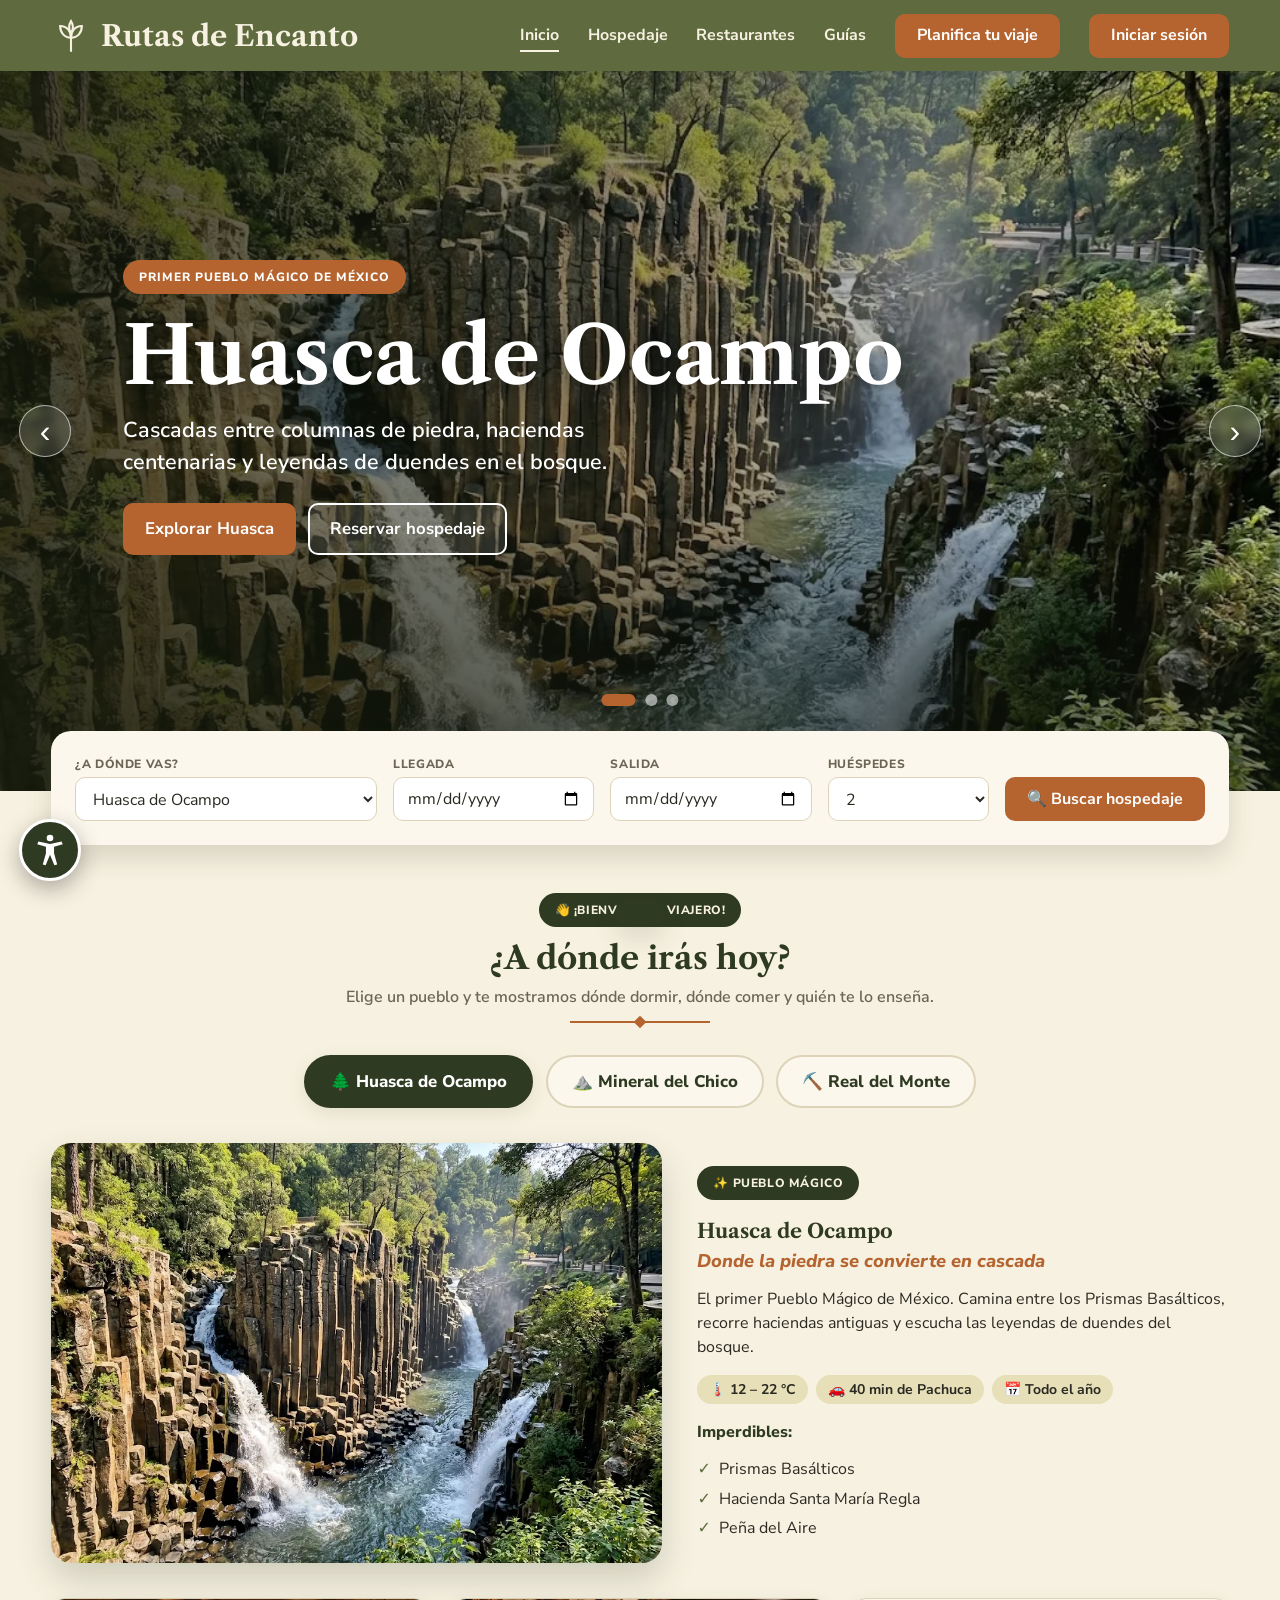
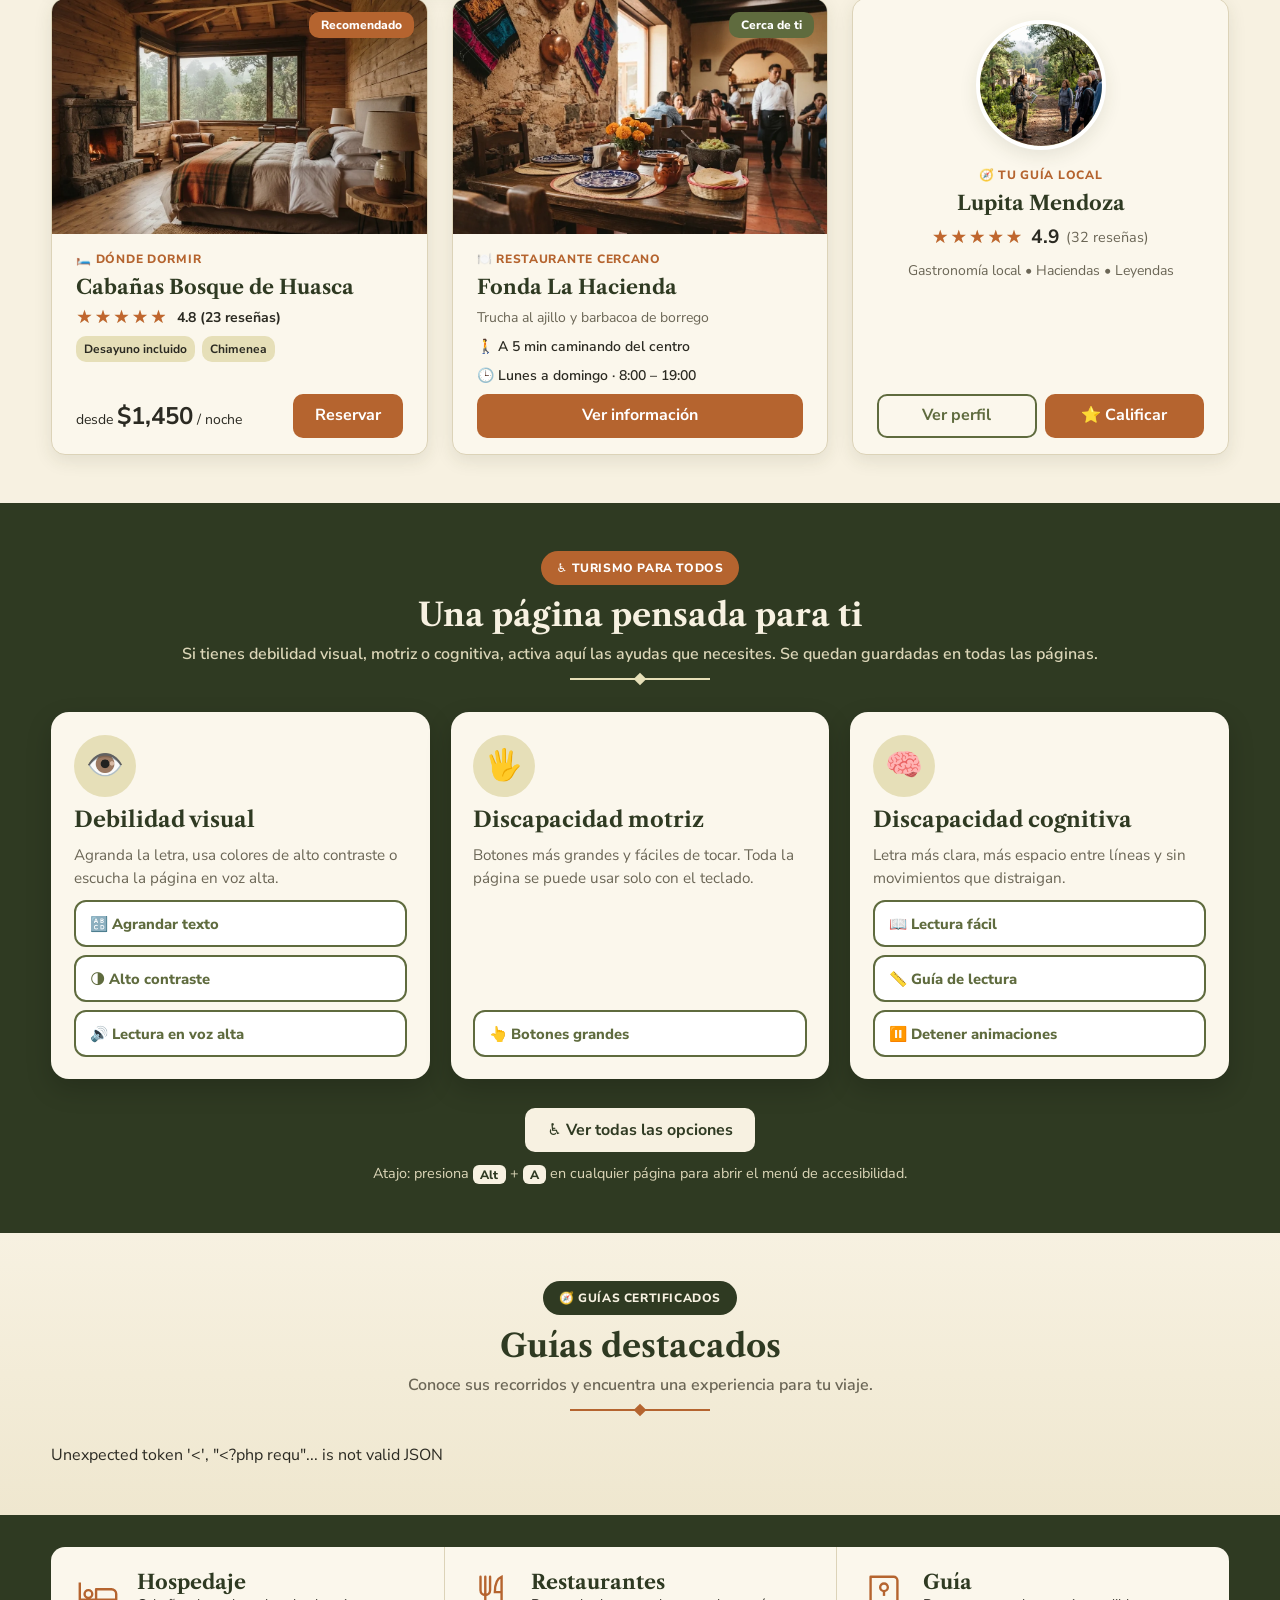
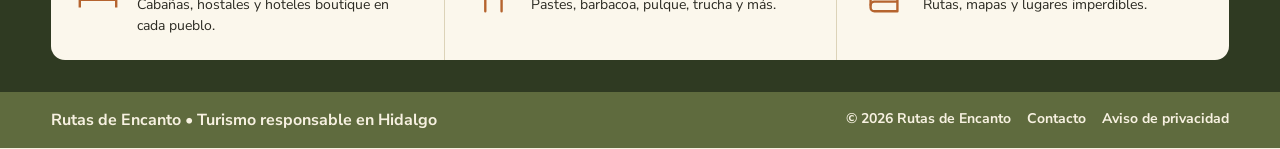
<file: index.html>
<!DOCTYPE html>
<html lang="es">
<head>
  <meta charset="UTF-8">
  <meta name="viewport" content="width=device-width, initial-scale=1.0">
  <title>Rutas de Encanto | Pueblos Mágicos de Hidalgo</title>
  <link rel="preconnect" href="https://fonts.googleapis.com">
  <link href="https://fonts.googleapis.com/css2?family=Libre+Caslon+Text:wght@400;700&family=Nunito+Sans:wght@400;600;700;800&display=swap" rel="stylesheet">
  <link rel="stylesheet" href="css/styles.css">
  <link rel="stylesheet" href="css/accesibilidad.css">
</head>
<body>

  <!-- ========== ENCABEZADO ========== -->
  <header class="header">
    <div class="contenedor">
      <a href="index.html" class="logo">
        <svg viewBox="0 0 48 48" fill="none" stroke="currentColor" stroke-width="2.5" stroke-linecap="round"><path d="M24 42V20"/><path d="M24 26c-8 0-13-6-13-14 8 0 13 6 13 14Z"/><path d="M24 26c8 0 13-6 13-14-8 0-13 6-13 14Z"/><path d="M24 20c-3-4-3-9 0-14 3 5 3 10 0 14Z"/></svg>
        Rutas de Encanto
      </a>
      <button class="menu-btn" aria-label="Abrir menú">
        <svg viewBox="0 0 24 24" fill="none" stroke="currentColor" stroke-width="2"><path d="M3 6h18M3 12h18M3 18h18"/></svg>
      </button>
      <nav class="nav" aria-label="Principal">
        <a href="index.html" class="activo">Inicio</a>
        <a href="hospedaje.html">Hospedaje</a>
        <a href="restaurantes.html">Restaurantes</a>
        <a href="guia.html">Guías</a>
        <a href="php/panel_guia.php" data-rol="guia,admin" hidden>Mi perfil de guía</a>
        <a href="verificar.php" data-rol="recepcion,admin" hidden>Verificar QR</a>
        <a href="planificar.html" class="btn">Planifica tu viaje</a>
        <a id="btn-sesion" href="php/login.php" class="btn">Iniciar sesión</a>
      </nav>
    </div>
  </header>

  <!-- ========== 1. PORTADA CON LOS 3 PUEBLOS (se cambian solas) ========== -->
  <section class="slider">

    <div class="slide activo">
      <img class="slide-img" src="img/pueblos/huasca.png" alt="" onerror="this.remove()">
      <div class="slide-texto contenedor">
        <span class="slide-etiqueta">Primer Pueblo Mágico de México</span>
        <h1>Huasca de Ocampo</h1>
        <p>Cascadas entre columnas de piedra, haciendas centenarias y leyendas de duendes en el bosque.</p>
        <div class="slide-botones">
          <a href="#explorar" class="btn btn--grande" data-ir="huasca">Explorar Huasca</a>
          <a href="#" class="btn-secundario btn-secundario--claro btn--grande" data-reservar="huasca">Reservar hospedaje</a>
        </div>
      </div>
    </div>

    <div class="slide">
      <img class="slide-img" src="img/pueblos/mineral-del-chico.png" alt="" onerror="this.remove()">
      <div class="slide-texto contenedor">
        <span class="slide-etiqueta">Bosque &amp; Aventura</span>
        <h1>Mineral del Chico</h1>
        <p>Un pueblo escondido entre pinos y peñas gigantes. Senderismo, escalada y aire puro.</p>
        <div class="slide-botones">
          <a href="#explorar" class="btn btn--grande" data-ir="chico">Explorar Mineral del Chico</a>
          <a href="#" class="btn-secundario btn-secundario--claro btn--grande" data-reservar="chico">Reservar hospedaje</a>
        </div>
      </div>
    </div>

    <div class="slide">
      <img class="slide-img" src="img/pueblos/real-del-monte.png" alt="" onerror="this.remove()">
      <div class="slide-texto contenedor">
        <span class="slide-etiqueta">Historia &amp; Sabor</span>
        <h1>Real del Monte</h1>
        <p>Calles empedradas, minas de plata y el aroma de los pastes recién horneados.</p>
        <div class="slide-botones">
          <a href="#explorar" class="btn btn--grande" data-ir="real">Explorar Real del Monte</a>
          <a href="#" class="btn-secundario btn-secundario--claro btn--grande" data-reservar="real">Reservar hospedaje</a>
        </div>
      </div>
    </div>

    <button class="slider-flecha izq" aria-label="Anterior">‹</button>
    <button class="slider-flecha der" aria-label="Siguiente">›</button>
    <div class="slider-puntos"></div>
  </section>

  <!-- ========== 2. BUSCADOR DE HOSPEDAJE ========== -->
  <section class="buscador-wrap" id="buscar">
    <div class="contenedor">
      <form class="buscador" id="buscador">
        <div class="campo">
          <label>¿A dónde vas?</label>
          <select name="destino">
            <option value="huasca">Huasca de Ocampo</option>
            <option value="chico">Mineral del Chico</option>
            <option value="real">Real del Monte</option>
          </select>
        </div>
        <div class="campo"><label>Llegada</label><input type="date" name="llegada"></div>
        <div class="campo"><label>Salida</label><input type="date" name="salida"></div>
        <div class="campo">
          <label>Huéspedes</label>
          <select name="huespedes"><option>1</option><option selected>2</option><option>3</option><option>4</option><option>5</option><option>6</option></select>
        </div>
        <button class="btn" type="submit">🔍 Buscar hospedaje</button>
      </form>
    </div>
  </section>

  <!-- ========== 3. BIENVENIDA: ¿A DÓNDE IRÁS HOY? ========== -->
  <section class="seccion" id="explorar">
    <div class="contenedor">
      <div class="titulo-seccion">
        <span class="pastilla">👋 ¡BIENVENIDO, VIAJERO!</span>
        <h2>¿A dónde irás hoy?</h2>
        <p>Elige un pueblo y te mostramos dónde dormir, dónde comer y quién te lo enseña.</p>
        <div class="adorno"></div>
      </div>

      <div class="tabs-pueblos">
        <button class="tab-pueblo" data-pueblo="huasca">🌲 Huasca de Ocampo</button>
        <button class="tab-pueblo" data-pueblo="chico">⛰️ Mineral del Chico</button>
        <button class="tab-pueblo" data-pueblo="real">⛏️ Real del Monte</button>
      </div>

      <!-- El contenido de aquí se llena solo desde js/main.js -->
      <div id="panel-pueblo" class="panel-pueblo"></div>
    </div>
  </section>

  <!-- ========== INCLUSIÓN: TURISMO PARA TODOS ========== -->
  <section class="seccion seccion-inclusion" id="inclusion">
    <div class="contenedor">
      <div class="titulo-seccion">
        <span class="pastilla">♿ TURISMO PARA TODOS</span>
        <h2>Una página pensada para ti</h2>
        <p>Si tienes debilidad visual, motriz o cognitiva, activa aquí las ayudas que necesites.
           Se quedan guardadas en todas las páginas.</p>
        <div class="adorno"></div>
      </div>

      <div class="inclusion-grid">
        <article class="inclusion-card">
          <div class="inclusion-icono" aria-hidden="true">👁️</div>
          <h3>Debilidad visual</h3>
          <p>Agranda la letra, usa colores de alto contraste o escucha la página en voz alta.</p>
          <div class="inclusion-botones">
            <button data-a11y="texto+">🔠 Agrandar texto</button>
            <button data-a11y="contraste" aria-pressed="false">🌗 Alto contraste</button>
            <button data-a11y="voz" aria-pressed="false">🔊 Lectura en voz alta</button>
          </div>
        </article>

        <article class="inclusion-card">
          <div class="inclusion-icono" aria-hidden="true">🖐️</div>
          <h3>Discapacidad motriz</h3>
          <p>Botones más grandes y fáciles de tocar. Toda la página se puede usar solo con el teclado.</p>
          <div class="inclusion-botones">
            <button data-a11y="botones" aria-pressed="false">👆 Botones grandes</button>
          </div>
        </article>

        <article class="inclusion-card">
          <div class="inclusion-icono" aria-hidden="true">🧠</div>
          <h3>Discapacidad cognitiva</h3>
          <p>Letra más clara, más espacio entre líneas y sin movimientos que distraigan.</p>
          <div class="inclusion-botones">
            <button data-a11y="lectura" aria-pressed="false">📖 Lectura fácil</button>
            <button data-a11y="regla" aria-pressed="false">📏 Guía de lectura</button>
            <button data-a11y="pausa" aria-pressed="false">⏸️ Detener animaciones</button>
          </div>
        </article>
      </div>

      <div class="inclusion-pie">
        <button class="btn" data-a11y="panel">♿ Ver todas las opciones</button>
        <p>Atajo: presiona <kbd>Alt</kbd> + <kbd>A</kbd> en cualquier página para abrir el menú de accesibilidad.</p>
      </div>
    </div>
  </section>

  <!-- ========== 4. GUÍAS DESTACADOS ========== -->
  <section class="seccion seccion-guias" id="guias">
    <div class="contenedor">
      <div class="titulo-seccion">
        <span class="pastilla">🧭 GUÍAS CERTIFICADOS</span>
        <h2>Guías destacados</h2>
        <p>Conoce sus recorridos y encuentra una experiencia para tu viaje.</p>
        <div class="adorno"></div>
      </div>
      <p id="estado-guias" role="status" aria-live="polite">Cargando guías...</p>
      <div class="rejilla" id="lista-guias" data-api="php/guias.php"></div>
    </div>
  </section>

  <!-- ========== 5. SERVICIOS ========== -->
  <section class="servicios">
    <div class="contenedor">
      <div class="servicios-caja">
        <a href="hospedaje.html" class="servicio">
          <svg viewBox="0 0 48 48" fill="none" stroke="currentColor" stroke-width="2.5" stroke-linejoin="round"><path d="M5 38V12M5 30h38v8M43 30v-6a5 5 0 0 0-5-5H22v11M10 24a4 4 0 1 0 8 0 4 4 0 0 0-8 0"/></svg>
          <div><h3>Hospedaje</h3><p>Cabañas, hostales y hoteles boutique en cada pueblo.</p></div>
        </a>
        <a href="restaurantes.html" class="servicio">
          <svg viewBox="0 0 48 48" fill="none" stroke="currentColor" stroke-width="2.5" stroke-linecap="round"><path d="M12 6v14a5 5 0 0 0 10 0V6M17 6v36M34 42V6c-5 2-7 8-7 16h7"/></svg>
          <div><h3>Restaurantes</h3><p>Pastes, barbacoa, pulque, trucha y más.</p></div>
        </a>
        <a href="guia.html" class="servicio">
          <svg viewBox="0 0 48 48" fill="none" stroke="currentColor" stroke-width="2.5" stroke-linejoin="round"><path d="M10 6h24a4 4 0 0 1 4 4v32H14a4 4 0 0 1-4-4Z"/><path d="M10 36a4 4 0 0 1 4-4h24"/><circle cx="24" cy="17" r="4"/><path d="M24 21v5"/></svg>
          <div><h3>Guía</h3><p>Rutas, mapas y lugares imperdibles.</p></div>
        </a>
      </div>
    </div>
  </section>

  <!-- ========== PIE ========== -->
  <footer class="footer">
    <div class="contenedor">
      <span>Rutas de Encanto • Turismo responsable en Hidalgo</span>
      <div class="footer-links">
        <span>© 2026 Rutas de Encanto</span>
        <a href="#">Contacto</a>
        <a href="#">Aviso de privacidad</a>
      </div>
    </div>
  </footer>

  <!-- Ventana emergente (reservar, restaurante, calificar) y aviso -->
  <div class="modal" id="modal" hidden>
    <div class="modal-caja">
      <button class="modal-cerrar" data-cerrar aria-label="Cerrar">×</button>
      <div id="modal-contenido"></div>
    </div>
  </div>
  <div class="toast" id="toast"></div>

  <script src="js/validar-fechas.js"></script>
  <script src="js/validacion-formularios.js"></script>
  <script src="js/sesion.js" data-base=""></script>
  <script src="js/main.js"></script>
  <script src="js/accesibilidad.js"></script>
  <script src="js/guias.js"></script>
</body>
</html>
</file>
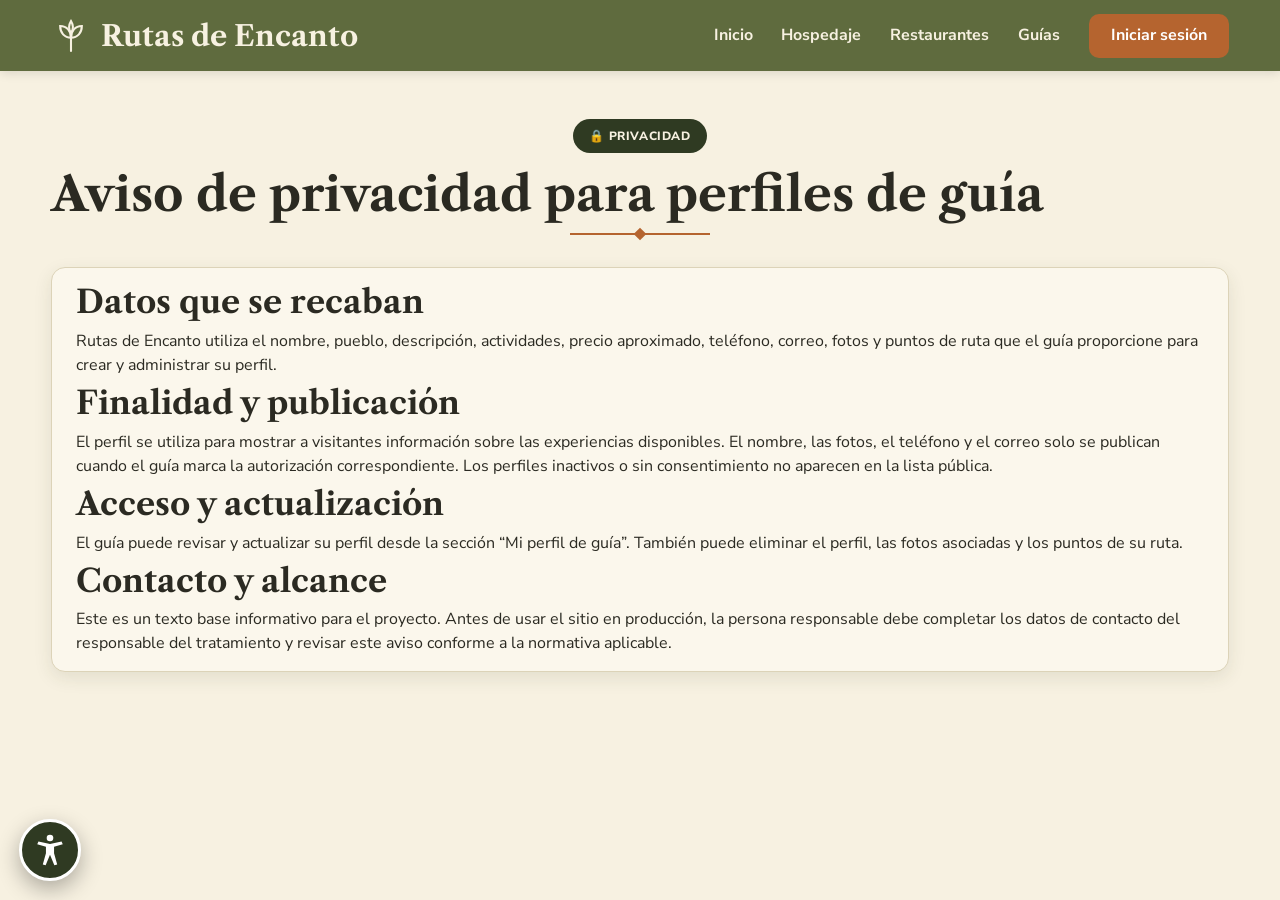
<file: aviso-privacidad.html>
<!DOCTYPE html>
<html lang="es">
<head>
  <meta charset="UTF-8">
  <meta name="viewport" content="width=device-width, initial-scale=1">
  <title>Aviso de privacidad | Rutas de Encanto</title>
  <link rel="preconnect" href="https://fonts.googleapis.com">
  <link href="https://fonts.googleapis.com/css2?family=Libre+Caslon+Text:wght@400;700&family=Nunito+Sans:wght@400;600;700;800&display=swap" rel="stylesheet">
  <link rel="stylesheet" href="css/styles.css">
  <link rel="stylesheet" href="css/accesibilidad.css">
</head>
<body>
  <header class="header">
    <div class="contenedor">
      <a href="index.html" class="logo">
        <svg viewBox="0 0 48 48" fill="none" stroke="currentColor" stroke-width="2.5" stroke-linecap="round" aria-hidden="true"><path d="M24 42V20"/><path d="M24 26c-8 0-13-6-13-14 8 0 13 6 13 14Z"/><path d="M24 26c8 0 13-6 13-14-8 0-13 6-13 14Z"/><path d="M24 20c-3-4-3-9 0-14 3 5 3 10 0 14Z"/></svg>
        Rutas de Encanto
      </a>
      <button class="menu-btn" aria-label="Abrir menú">
        <svg viewBox="0 0 24 24" fill="none" stroke="currentColor" stroke-width="2"><path d="M3 6h18M3 12h18M3 18h18"/></svg>
      </button>
      <nav class="nav">
        <a href="index.html">Inicio</a>
        <a href="hospedaje.html">Hospedaje</a>
        <a href="restaurantes.html">Restaurantes</a>
        <a href="guia.html">Guías</a>
        <a href="php/panel_guia.php" data-rol="guia,admin" hidden>Mi perfil de guía</a>
        <a id="btn-sesion" class="btn" href="php/login.php">Iniciar sesión</a>
      </nav>
    </div>
  </header>
  <main class="seccion">
    <div class="contenedor">
      <div class="titulo-seccion titulo-pagina">
        <span class="pastilla">🔒 PRIVACIDAD</span>
        <h1>Aviso de privacidad para perfiles de guía</h1>
        <div class="adorno"></div>
      </div>
      <article class="card">
        <div class="card-cuerpo">
          <h2>Datos que se recaban</h2>
          <p>Rutas de Encanto utiliza el nombre, pueblo, descripción, actividades, precio aproximado, teléfono, correo, fotos y puntos de ruta que el guía proporcione para crear y administrar su perfil.</p>
          <h2>Finalidad y publicación</h2>
          <p>El perfil se utiliza para mostrar a visitantes información sobre las experiencias disponibles. El nombre, las fotos, el teléfono y el correo solo se publican cuando el guía marca la autorización correspondiente. Los perfiles inactivos o sin consentimiento no aparecen en la lista pública.</p>
          <h2>Acceso y actualización</h2>
          <p>El guía puede revisar y actualizar su perfil desde la sección “Mi perfil de guía”. También puede eliminar el perfil, las fotos asociadas y los puntos de su ruta.</p>
          <h2>Contacto y alcance</h2>
          <p>Este es un texto base informativo para el proyecto. Antes de usar el sitio en producción, la persona responsable debe completar los datos de contacto del responsable del tratamiento y revisar este aviso conforme a la normativa aplicable.</p>
        </div>
      </article>
    </div>
  </main>
  <script src="js/main.js"></script>
  <script src="js/accesibilidad.js"></script>
  <script src="js/sesion.js" data-base=""></script>
</body>
</html>
</file>
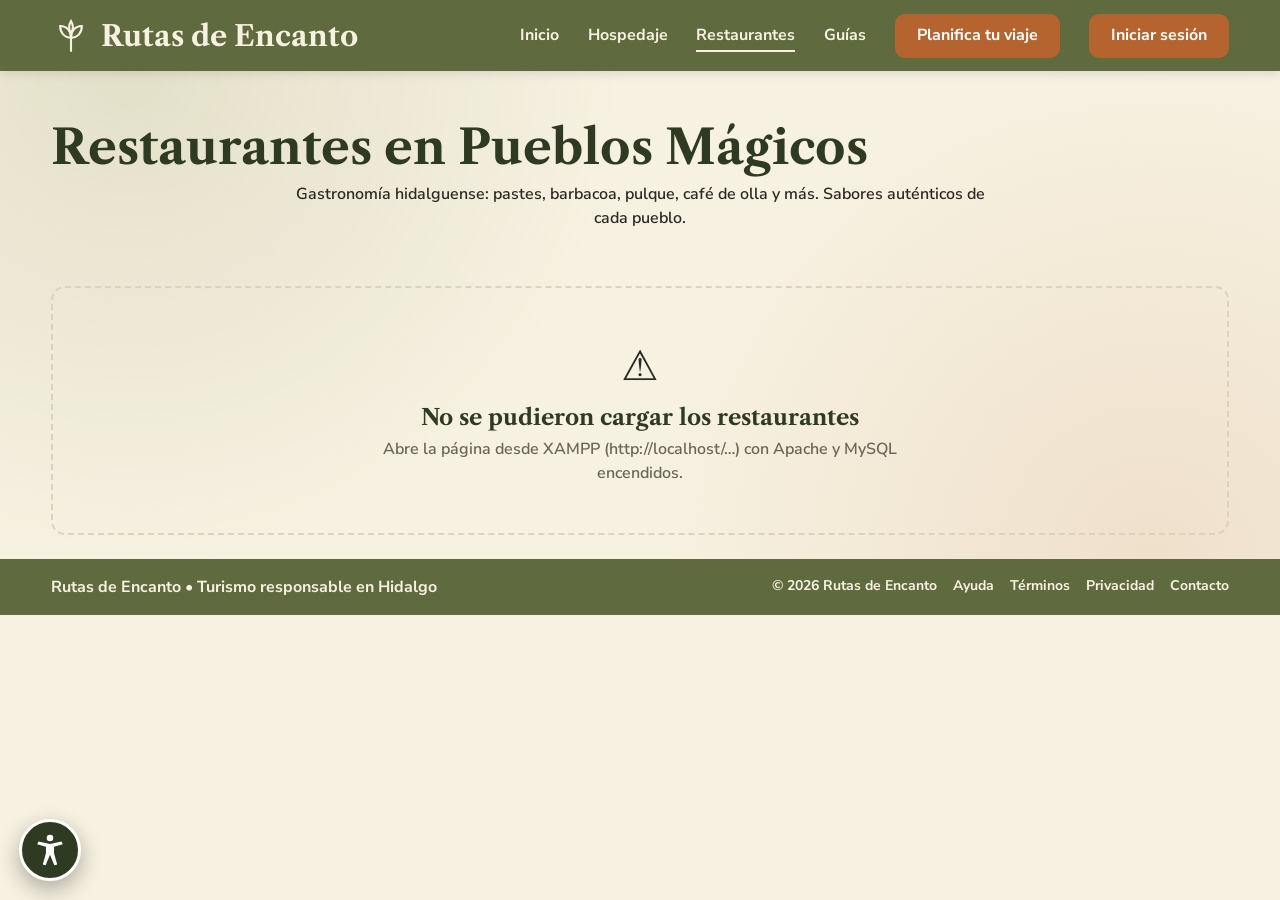
<file: restaurantes.html>
<!DOCTYPE html>
<html lang="es">
<head>
  <meta charset="UTF-8">
  <meta name="viewport" content="width=device-width, initial-scale=1.0">
  <title>Restaurantes | Rutas de Encanto</title>
  <link rel="preconnect" href="https://fonts.googleapis.com">
  <link href="https://fonts.googleapis.com/css2?family=Libre+Caslon+Text:wght@400;700&family=Nunito+Sans:wght@400;600;700;800&display=swap" rel="stylesheet">
  <link rel="stylesheet" href="css/styles.css">
  <link rel="stylesheet" href="css/accesibilidad.css">
  <link rel="stylesheet" href="css/restaurantes.css">
</head>
<body>

  <header class="header">
    <div class="contenedor">
      <a href="index.html" class="logo">
        <svg viewBox="0 0 48 48" fill="none" stroke="currentColor" stroke-width="2.5" stroke-linecap="round"><path d="M24 42V20"/><path d="M24 26c-8 0-13-6-13-14 8 0 13 6 13 14Z"/><path d="M24 26c8 0 13-6 13-14-8 0-13 6-13 14Z"/><path d="M24 20c-3-4-3-9 0-14 3 5 3 10 0 14Z"/></svg>
        Rutas de Encanto
      </a>
      <button class="menu-btn" aria-label="Abrir menú">
        <svg viewBox="0 0 24 24" fill="none" stroke="currentColor" stroke-width="2"><path d="M3 6h18M3 12h18M3 18h18"/></svg>
      </button>
      <nav class="nav" aria-label="Principal">
        <a href="index.html">Inicio</a>
        <a href="hospedaje.html">Hospedaje</a>
        <a href="restaurantes.html" class="activo">Restaurantes</a>
        <a href="guia.html">Guías</a>
        <a href="php/panel_guia.php" data-rol="guia,admin" hidden>Mi perfil de guía</a>
        <a href="verificar.php" data-rol="recepcion,admin" hidden>Verificar QR</a>
        <a href="planificar.html" class="btn">Planifica tu viaje</a>
        <a id="btn-sesion" href="php/login.php" class="btn">Iniciar sesión</a>
      </nav>
    </div>
  </header>

  <section class="cabecera-pagina">
    <div class="contenedor">
      <h1>Restaurantes en Pueblos Mágicos</h1>
      <p>Gastronomía hidalguense: pastes, barbacoa, pulque, café de olla y más. Sabores auténticos de cada pueblo.</p>

      <!-- Los filtros por pueblo se crean solos con los datos de la base -->
      <div class="filtros" id="filtros-rest">
        <span class="contador" id="contador-rest"></span>
      </div>

      <!-- Aquí se pintan los restaurantes que llegan de php/restaurantes.php -->
      <div class="rejilla" id="lista-restaurantes" aria-live="polite"></div>
    </div>
  </section>

  <footer class="footer">
    <div class="contenedor">
      <span>Rutas de Encanto • Turismo responsable en Hidalgo</span>
      <div class="footer-links">
        <span>© 2026 Rutas de Encanto</span>
        <a href="#">Ayuda</a>
        <a href="#">Términos</a>
        <a href="#">Privacidad</a>
        <a href="#">Contacto</a>
      </div>
    </div>
  </footer>

  <script src="js/main.js"></script>
  <script src="js/accesibilidad.js"></script>
  <script src="js/sesion.js" data-base=""></script>
  <script src="js/restaurantes.js"></script>
</body>
</html>
</file>
<file: css/styles.css>
/* =========================================================
   Rutas de encanto — Estilos generales
   Cambia los colores aquí y se actualiza todo el sitio
   ========================================================= */
:root {
  --crema: #F7F1E1;
  --crema-2: #FBF7EC;
  --verde: #2F3A22;
  --olivo: #5F6B3E;
  --olivo-claro: #8A9460;
  --terracota: #B5642F;
  --terracota-osc: #97501F;
  --beige: #E6DFB8;
  --texto: #2B2A22;
  --gris: #6B6656;
  --borde: #DCD3B8;
  --estrella: #C0662E;
  --fuente-titulo: 'Libre Caslon Text', Georgia, serif;
  --fuente-texto: 'Nunito Sans', system-ui, sans-serif;
  --tam-h1: clamp(2rem, 4.5vw, 3rem);
  --tam-h1-hero: clamp(2.6rem, 7vw, 5rem);
  --tam-texto-hero: clamp(1.05rem, 2.2vw, 1.35rem);
  --tam-h2: clamp(1.5rem, 3vw, 2rem);
  --tam-h3: 1.25rem;
  --tam-texto: 1rem;
  --tam-texto-secundario: .875rem;
  --tam-etiqueta: .75rem;
  --interlineado-titulo: 1.15;
  --espacio-1: .25rem;
  --espacio-2: .5rem;
  --espacio-3: .75rem;
  --espacio-4: 1rem;
  --espacio-5: 1.5rem;
  --espacio-6: 2rem;
  --espacio-7: 3rem;
  --radio-control: 10px;
  --radio-card: 14px;
  --radio-grande: 20px;
  --radio-pill: 999px;
  --radio-circular: 50%;
  --sombra-card: 0 6px 18px rgba(47, 58, 34, .10);
  --sombra-elevada: 0 12px 26px rgba(47, 58, 34, .16);
  --sombra-header: 0 2px 10px rgba(0, 0, 0, .12);
  --sombra-imagen: 0 16px 34px rgba(47, 58, 34, .2);
  --sombra: var(--sombra-card);
  --radio: var(--radio-card);
  --alto-control: 44px;
  --padding-boton-y: .625rem;
  --padding-boton-x: 1.25rem;
}

* { box-sizing: border-box; margin: 0; padding: 0; }
html { scroll-behavior: smooth; }
body {
  font-family: var(--fuente-texto);
  font-size: var(--tam-texto);
  background: var(--crema);
  color: var(--texto);
  line-height: 1.5;
}
img { max-width: 100%; display: block; }
a { color: inherit; text-decoration: none; }
h1, h2, h3, .logo { font-family: var(--fuente-titulo); line-height: var(--interlineado-titulo); }
h1 { font-size: var(--tam-h1); text-align: left; }
h2 { font-size: var(--tam-h2); }
h3 { font-size: var(--tam-h3); }
.contenedor { width: min(1200px, 92%); margin-inline: auto; }

/* ---------- Encabezado ---------- */
.header {
  background: var(--olivo);
  color: var(--crema);
  position: sticky; top: 0; z-index: 50;
  box-shadow: var(--sombra-header);
}
.header .contenedor {
  display: flex; align-items: center; justify-content: space-between;
  gap: 1rem; padding: .85rem 0;
}
.logo { display: flex; align-items: center; gap: .6rem; font-size: 1.8rem; font-weight: 700; }
.logo svg { width: 40px; height: 40px; color: var(--crema); }
.nav { display: flex; align-items: center; gap: 1.8rem; }
.nav a:not(.btn) { font-weight: 700; padding: .2rem 0; border-bottom: 2px solid transparent; transition: border-color .2s; }
.nav a:not(.btn):hover, .nav a.activo { border-color: var(--crema); }
.menu-btn { display: none; background: none; border: 0; color: inherit; cursor: pointer; }
.menu-btn svg { width: 30px; height: 30px; }

.btn, .btn-secundario, .btn-sm {
  display: inline-flex; align-items: center; justify-content: center; gap: var(--espacio-2);
  min-height: var(--alto-control); padding: var(--padding-boton-y) var(--padding-boton-x);
  border: 2px solid transparent; border-radius: var(--radio-control);
  font: 700 var(--tam-texto)/1.2 var(--fuente-texto); text-align: center;
  cursor: pointer; transition: background .2s, color .2s, border-color .2s, transform .2s;
}
.btn, .btn-sm { background: var(--terracota); color: #fff; }
.btn:hover, .btn-sm:hover { background: var(--terracota-osc); }
.btn-secundario { background: transparent; color: var(--olivo); border-color: var(--olivo); }
.btn-secundario:hover { background: var(--olivo); color: #fff; }
.btn-secundario--claro { background: rgba(255,255,255,.12); color: #fff; border-color: #fff; backdrop-filter: blur(4px); }
.btn-secundario--claro:hover { background: #fff; color: var(--verde); }
.btn--grande { min-height: 52px; font-size: 1.05rem; }
.btn:focus-visible, .btn-secundario:focus-visible, .btn-sm:focus-visible {
  outline: 3px solid var(--olivo); outline-offset: 2px;
}
.btn svg { width: 18px; height: 18px; }
.btn-bloque { width: 100%; }

/* ---------- Hero (portada) ---------- */
.hero {
  min-height: 430px; display: grid; place-items: center; text-align: center; color: #fff;
  padding: 4rem 1rem;
  /* Pon tu foto en img/portada/hero.png */
  background: linear-gradient(rgba(28, 36, 18, .55), rgba(28, 36, 18, .60)),
              url('../img/portada/hero.png') center / cover no-repeat var(--verde);
}
.hero h1 { font-size: clamp(2.2rem, 6vw, 4rem); text-shadow: 0 3px 12px rgba(0,0,0,.4); }
.hero p { font-size: var(--tam-texto); font-weight: 700; margin: var(--espacio-3) auto var(--espacio-5); max-width: 760px; }
.hero-chips { display: flex; flex-wrap: wrap; gap: .8rem; justify-content: center; }
.hero-chip {
  display: inline-flex; align-items: center; gap: .5rem; font-weight: 700;
  padding: var(--espacio-3) var(--espacio-4); border: 1px solid rgba(255,255,255,.6); border-radius: var(--radio-control);
  background: rgba(47, 58, 34, .55); backdrop-filter: blur(3px);
}

/* ---------- Encabezado de páginas internas ---------- */
.cabecera-pagina {
  padding: var(--espacio-7) 0 var(--espacio-5);
  background:
    radial-gradient(circle at 10% 0%, rgba(138,148,96,.18), transparent 40%),
    radial-gradient(circle at 90% 100%, rgba(181,100,47,.12), transparent 40%);
}
.cabecera-pagina h1 { color: var(--verde); }
.cabecera-pagina p { font-weight: 600; font-size: var(--tam-texto); margin-top: var(--espacio-2); max-width: 720px; }
.cabecera-pagina, .titulo-pagina { text-align: center; }
.cabecera-pagina--izquierda { text-align: left; }
.auth .titulo-pagina { text-align: left; }
.auth .titulo-pagina .adorno { margin-left: 0; margin-right: auto; }
.cabecera-pagina > .contenedor > p { margin-left: auto; margin-right: auto; }
.cabecera-pagina--izquierda > .contenedor > p { margin-left: 0; margin-right: 0; }
.cabecera-pagina .filtros, .cabecera-pagina .rejilla { text-align: left; }
.cabecera-pagina .adorno, .titulo-pagina .adorno { margin-inline: auto; }
.pastilla {
  display: inline-flex; align-items: center; gap: .4rem; background: var(--verde); color: var(--crema);
  font-size: var(--tam-etiqueta); font-weight: 800; letter-spacing: .05em; padding: var(--espacio-2) var(--espacio-4); border-radius: var(--radio-pill); margin-bottom: var(--espacio-4);
}

/* ---------- Títulos de sección ---------- */
.seccion { padding: var(--espacio-7) 0; }
.seccion--compacta { padding-top: var(--espacio-4); }
.titulo-seccion { text-align: center; margin-bottom: var(--espacio-6); }
.titulo-seccion h2 { color: var(--verde); }
.titulo-seccion p { color: var(--gris); font-weight: 600; margin-top: var(--espacio-2); }
.adorno { width: 140px; height: 2px; margin: var(--espacio-3) auto 0; background: var(--terracota); position: relative; }
.adorno::after {
  content: ""; position: absolute; left: 50%; top: 50%; width: 9px; height: 9px;
  background: var(--terracota); transform: translate(-50%, -50%) rotate(45deg);
}
.titulo-lateral { display: flex; align-items: baseline; flex-wrap: wrap; gap: var(--espacio-2) var(--espacio-5); margin-bottom: var(--espacio-5); }
.titulo-lateral h2 { color: var(--verde); }
.titulo-lateral p { font-weight: 700; color: var(--gris); }

/* ---------- Rejillas ---------- */
.rejilla { display: grid; gap: var(--espacio-5); grid-template-columns: repeat(auto-fill, minmax(min(300px, 100%), 1fr)); }
.rejilla-4 { grid-template-columns: repeat(auto-fill, minmax(240px, 1fr)); }

/* ---------- Tarjetas ---------- */
.card {
  background: var(--crema-2); border: 1px solid var(--borde); border-radius: var(--radio-card);
  overflow: hidden; box-shadow: var(--sombra-card); display: flex; flex-direction: column;
  transition: transform .2s, box-shadow .2s;
}
.card:hover { transform: translateY(-4px); box-shadow: var(--sombra-elevada); }
.card-cuerpo { padding: var(--espacio-4) var(--espacio-5); display: flex; flex-direction: column; gap: var(--espacio-2); flex: 1; }
.card-cuerpo h3 { color: var(--verde); }
.card-centro { text-align: center; align-items: center; }
.card-desc { color: var(--gris); font-size: var(--tam-texto-secundario); }
.ubicacion { display: flex; align-items: center; gap: var(--espacio-1); font-weight: 600; font-size: var(--tam-texto-secundario); }
.ubicacion svg { width: 17px; height: 17px; flex: none; color: var(--olivo); }

/* ---------- Espacio para FOTO ----------
   Si la foto no existe, se ve un recuadro punteado
   que te dice qué nombre de archivo poner. */
.foto { position: relative; aspect-ratio: 16 / 10; background: var(--beige); overflow: hidden; }
.foto img { width: 100%; height: 100%; object-fit: cover; }
.foto.sin-foto {
  display: grid; place-items: center; padding: var(--espacio-4);
  background: repeating-linear-gradient(45deg, #EEE7C9 0 12px, #E6DEBC 12px 24px);
  outline: 2px dashed var(--olivo-claro); outline-offset: -8px;
}
.foto.sin-foto::after {
  content: "📷 Agrega tu foto\A" attr(data-ruta);
  white-space: pre-wrap; text-align: center; font-size: var(--tam-etiqueta); font-weight: 700; color: var(--olivo);
}
.avatar {
  width: 130px; height: 130px; border-radius: var(--radio-circular); aspect-ratio: 1;
  border: 4px solid #fff; box-shadow: var(--sombra); margin: 1.3rem auto 0;
}
.avatar.sin-foto::after { content: "📷\A" attr(data-ruta); font-size: var(--tam-etiqueta); }

.badge {
  position: absolute; top: .8rem; right: .8rem; z-index: 2;
  background: var(--terracota); color: #fff; font-weight: 800; font-size: var(--tam-etiqueta);
  padding: var(--espacio-1) var(--espacio-3); border-radius: var(--radio-control);
}
.badge.verde { background: var(--olivo); }

/* ---------- Etiquetas y chips ---------- */
.etiquetas { display: flex; flex-wrap: wrap; gap: .45rem; }
.etiquetas-centradas { justify-content: center; }
.etiqueta { display: inline-flex; align-items: center; gap: var(--espacio-2); background: var(--beige); font-size: var(--tam-etiqueta); font-weight: 700; padding: var(--espacio-1) var(--espacio-2); border-radius: var(--radio-control); }
.etiqueta.terracota { background: var(--terracota); color: #fff; }
.etiqueta.olivo { background: var(--olivo); color: #fff; }
.categoria {
  align-self: center; background: var(--terracota); color: #fff; font-size: var(--tam-etiqueta); font-weight: 800;
  padding: var(--espacio-1) var(--espacio-4); border-radius: var(--radio-control);
}

.filtros { display: flex; flex-wrap: wrap; align-items: center; gap: var(--espacio-2); margin: var(--espacio-5) 0 var(--espacio-6); }
.chip {
  min-height: var(--alto-control); font: 700 var(--tam-texto)/1.2 var(--fuente-texto); color: var(--texto);
  background: var(--crema-2); border: 1.5px solid var(--borde); border-radius: var(--radio-control);
  padding: var(--padding-boton-y) var(--padding-boton-x); cursor: pointer; transition: all .2s;
}
.chip:hover { border-color: var(--olivo); }
.chip.activo { background: var(--olivo); border-color: var(--olivo); color: #fff; }
.contador { margin-left: auto; font-weight: 800; }

/* ---------- Estrellas y precio ---------- */
.estrellas { display: flex; align-items: center; gap: var(--espacio-2); font-weight: 700; font-size: var(--tam-texto-secundario); }
.estrellas span { color: var(--estrella); letter-spacing: 2px; font-size: 1.1rem; }
.card-pie { display: flex; align-items: center; justify-content: space-between; gap: var(--espacio-3); margin-top: auto; padding-top: var(--espacio-2); }
.precio { font-size: var(--tam-texto-secundario); white-space: nowrap; }
.precio strong { font-size: 1.5rem; }

/* ---------- Franja de servicios ---------- */
.servicios { background: var(--verde); padding: var(--espacio-6) 0; }
.servicios-caja {
  background: var(--crema-2); border-radius: var(--radio-card);
  display: grid; grid-template-columns: repeat(3, 1fr);
}
.servicio { display: flex; gap: var(--espacio-4); padding: var(--espacio-5); transition: background .2s; }
.servicio:hover { background: #F2EBD6; }
.servicio + .servicio { border-left: 1px solid var(--borde); }
.servicio svg { width: 46px; height: 46px; flex: none; color: var(--terracota); }
.servicio h3 { color: var(--verde); }
.servicio p { font-size: var(--tam-texto-secundario); }

/* ---------- Pie de página ---------- */
.footer { background: var(--olivo); color: var(--crema); padding: var(--espacio-4) 0; font-weight: 700; }
.footer .contenedor { display: flex; flex-wrap: wrap; justify-content: space-between; gap: var(--espacio-3); }
.footer-links { display: flex; flex-wrap: wrap; gap: var(--espacio-2) var(--espacio-4); font-size: var(--tam-texto-secundario); }
.footer-links a:hover { text-decoration: underline; }

.separador {
  text-align: center; color: var(--terracota); letter-spacing: .5rem; margin: 2.5rem 0 1rem; font-size: 1.1rem;
}

/* ---------- Responsivo (celular / tablet) ---------- */
@media (max-width: 900px) {
  .menu-btn { display: block; }
  .nav {
    position: absolute; top: 100%; left: 0; right: 0; background: var(--olivo);
    flex-direction: column; align-items: stretch; gap: 0; padding: .5rem 4% 1.2rem;
    display: none;
  }
  .nav.abierto { display: flex; }
  .nav a:not(.btn) { padding: .8rem 0; border-bottom: 1px solid rgba(255,255,255,.15); }
  .nav .btn { margin-top: .8rem; }
  .servicios-caja { grid-template-columns: 1fr; }
  .servicio + .servicio { border-left: 0; border-top: 1px solid var(--borde); }
  .contador { margin-left: 0; width: 100%; }
}
/* =========================================================
   PÁGINA DE INICIO NUEVA
   ========================================================= */

/* ---------- Slider de portada ---------- */
.slider {
  position: relative;
  height: min(88vh, 720px);
  min-height: 540px;
  overflow: hidden;
  background: linear-gradient(135deg, var(--verde), var(--olivo));
}
.slide {
  position: absolute; inset: 0;
  display: flex; align-items: center;
  color: #fff;
  opacity: 0; visibility: hidden;
  transition: opacity 1s, visibility 1s;
}
.slide.activo { opacity: 1; visibility: visible; z-index: 1; }
.slide-img {
  position: absolute; inset: 0;
  width: 100%; height: 100%; object-fit: cover;
  transform: scale(1.12);
  transition: transform 7s ease-out;
}
.slide.activo .slide-img { transform: scale(1); }
.slide::after {
  content: ""; position: absolute; inset: 0;
  background:
    linear-gradient(90deg, rgba(20,26,12,.80) 0%, rgba(20,26,12,.35) 60%, rgba(20,26,12,.10) 100%),
    linear-gradient(0deg, rgba(20,26,12,.55), transparent 45%);
}
.slide-texto { position: relative; z-index: 2; padding-bottom: 3rem; }
.slide-texto > * { opacity: 0; }
.slide.activo .slide-texto > * { animation: subir .8s ease both; }
.slide.activo .slide-texto > *:nth-child(2) { animation-delay: .15s; }
.slide.activo .slide-texto > *:nth-child(3) { animation-delay: .3s; }
.slide.activo .slide-texto > *:nth-child(4) { animation-delay: .45s; }
.slide-etiqueta {
  display: inline-block;
  background: var(--terracota);
  font-size: var(--tam-etiqueta); font-weight: 800; letter-spacing: .08em; text-transform: uppercase;
  padding: var(--espacio-2) var(--espacio-4); border-radius: var(--radio-pill);
}
/* exclusivo del carrusel/hero: conserva su jerarquía sin afectar otros H1. */
.slide-texto h1 {
  font-size: var(--tam-h1-hero);
  margin: var(--espacio-4) 0 var(--espacio-3);
  text-shadow: 0 4px 18px rgba(0,0,0,.35);
}
.slide-texto p { font-size: var(--tam-texto-hero); font-weight: 600; max-width: 560px; }
.slide-botones { display: flex; flex-wrap: wrap; gap: var(--espacio-3); margin-top: var(--espacio-5); }

.slider-flecha {
  position: absolute; top: 50%; z-index: 3; transform: translateY(-50%);
  width: 52px; height: 52px; border-radius: 50%;
  border: 1.5px solid rgba(255,255,255,.6);
  background: rgba(255,255,255,.12); color: #fff;
  font-size: 2rem; line-height: 1; cursor: pointer;
  backdrop-filter: blur(4px); transition: background .2s;
}
.slider-flecha:hover { background: var(--terracota); border-color: var(--terracota); }
.slider-flecha.izq { left: 1.2rem; }
.slider-flecha.der { right: 1.2rem; }
.slider-puntos {
  position: absolute; bottom: 85px; left: 50%; transform: translateX(-50%);
  z-index: 3; display: flex; gap: .6rem;
}
.slider-puntos button {
  width: 12px; height: 12px; border-radius: var(--radio-pill); border: 0;
  background: rgba(255,255,255,.55); cursor: pointer; transition: all .3s;
}
.slider-puntos button.activo { width: 34px; background: var(--terracota); }

/* ---------- Buscador ---------- */
.buscador-wrap { position: relative; z-index: 5; margin-top: -60px; }
.buscador {
  background: var(--crema-2);
  border-radius: var(--radio-grande);
  box-shadow: var(--sombra-elevada);
  padding: var(--espacio-5);
  display: grid;
  grid-template-columns: 1.5fr 1fr 1fr .8fr auto;
  gap: var(--espacio-4); align-items: end;
}
.campo { min-width: 0; }
.campo label {
  display: block; margin-bottom: var(--espacio-1);
  font-size: var(--tam-etiqueta); font-weight: 800; letter-spacing: .05em; text-transform: uppercase;
  color: var(--gris);
}
.ayuda, .error-campo { display: block; margin-top: var(--espacio-1); font-size: var(--tam-texto-secundario); }
.ayuda { color: var(--gris); }
.error-campo { color: var(--terracota-osc); font-weight: 700; }
.campo [aria-invalid="true"] { border-color: var(--terracota); }
.campo input:not([type="checkbox"]):not([type="radio"]), .campo select, .campo textarea {
  width: 100%; min-width: 0; min-height: var(--alto-control);
  font: var(--tam-texto)/1.4 var(--fuente-texto); color: var(--texto);
  padding: var(--padding-boton-y) .8rem;
  border: 1.5px solid var(--borde); border-radius: var(--radio-control); background: #fff;
}
.campo input:not([type="checkbox"]):not([type="radio"]), .campo select { height: var(--alto-control); }
.campo textarea { min-height: 7rem; resize: vertical; }
.campo input[type="checkbox"], .campo input[type="radio"], input[type="checkbox"], input[type="radio"] {
  width: 1.1rem; height: 1.1rem; padding: 0; accent-color: var(--terracota);
  vertical-align: middle; flex: 0 0 auto;
}
.campo input:focus-visible, .campo select:focus-visible, .campo textarea:focus-visible,
input[type="checkbox"]:focus-visible, input[type="radio"]:focus-visible {
  outline: 2px solid var(--olivo); outline-offset: 2px; border-color: var(--olivo);
}
.campo fieldset { min-width: 0; }
.campo legend { margin-bottom: var(--espacio-2); font-size: var(--tam-etiqueta); font-weight: 800; letter-spacing: .05em; text-transform: uppercase; color: var(--gris); }
.campo input[type="file"] { height: auto; }
fieldset > legend { margin-bottom: var(--espacio-2); font-size: var(--tam-etiqueta); font-weight: 800; letter-spacing: .05em; text-transform: uppercase; color: var(--gris); }
.consentimiento-label { font-size: var(--tam-texto-secundario); }
.dos-botones > * { min-width: 0; }
.dos-botones .btn, .dos-botones .btn-secundario { width: 100%; }

/* ---------- ¿A dónde irás hoy? ---------- */
#explorar, #guias, #buscar { scroll-margin-top: 90px; }
.titulo-seccion .pastilla { margin-bottom: .8rem; }
.tabs-pueblos { display: flex; flex-wrap: wrap; justify-content: center; gap: .8rem; margin-bottom: 2.2rem; }
.tab-pueblo {
  font: inherit; font-size: 1.05rem; font-weight: 800; color: var(--verde);
  padding: var(--espacio-3) var(--espacio-5); border-radius: var(--radio-pill);
  border: 2px solid var(--borde); background: var(--crema-2);
  cursor: pointer; transition: all .2s;
}
.tab-pueblo:hover { border-color: var(--olivo); }
.tab-pueblo.activo { background: var(--verde); border-color: var(--verde); color: #fff; box-shadow: var(--sombra); }

.panel-pueblo.animar { animation: aparecer .5s ease; }
.panel-intro {
  display: grid; grid-template-columns: 1.15fr 1fr; gap: 2.2rem; align-items: center;
  margin-bottom: 2.2rem;
}
.panel-foto { border-radius: var(--radio-grande); aspect-ratio: 16 / 11; box-shadow: var(--sombra-imagen); }
.panel-info h3 { color: var(--verde); margin: var(--espacio-1) 0; }
.panel-info > p { margin-bottom: .8rem; }
.frase-pueblo { color: var(--terracota); font-weight: 800; font-style: italic; font-size: 1.15rem; }
.datos-pueblo { display: flex; flex-wrap: wrap; gap: .5rem; margin: 1rem 0; }
.datos-pueblo span { background: var(--beige); padding: var(--espacio-1) var(--espacio-3); border-radius: var(--radio-pill); font-weight: 700; font-size: var(--tam-texto-secundario); }
.imperdibles-titulo { font-weight: 800; color: var(--verde); }
.imperdibles { list-style: none; display: grid; gap: .35rem; }
.imperdibles li::before { content: "✓"; color: var(--olivo); font-weight: 900; margin-right: .5rem; }

.panel-tarjetas { display: grid; grid-template-columns: repeat(auto-fit, minmax(280px, 1fr)); gap: 1.5rem; }
.card-tipo { font-size: var(--tam-etiqueta); font-weight: 800; letter-spacing: .06em; text-transform: uppercase; color: var(--terracota); }
.dos-botones { display: grid; grid-template-columns: 1fr 1fr; gap: var(--espacio-2); width: 100%; margin-top: auto; }

/* ---------- Estrellas de calificación ---------- */
.calif-estrellas,
.estrellas .calif-estrellas {
  position: relative; display: inline-block;
  color: #D9CFB0; font-size: 1.15rem; letter-spacing: 2px; line-height: 1;
}
.calif-estrellas::before {
  content: "★★★★★";
  position: absolute; left: 0; top: 0;
  width: var(--p); overflow: hidden; white-space: nowrap;
  color: var(--estrella);
}

/* ---------- Guías ---------- */
.seccion-guias { background: linear-gradient(var(--crema), #EFE7CF); }
.guia-card .card-cuerpo { gap: .6rem; }
.guia-pueblo { font-weight: 700; color: var(--gris); }
.guia-calif { display: flex; align-items: center; gap: .4rem; font-size: 1rem; }
.guia-calif strong { font-size: 1.2rem; }
.guia-calif span:last-child { color: var(--gris); font-size: .9rem; }
.guia-datos { list-style: none; font-size: .92rem; font-weight: 600; display: grid; gap: .2rem; }
.guia-comentario {
  width: 100%; text-align: left;
  background: var(--crema); border-left: 3px solid var(--terracota);
  padding: var(--espacio-2) var(--espacio-3); border-radius: var(--radio-control);
  font-style: italic; font-size: .92rem;
}
.guia-comentario span { display: block; font-style: normal; font-weight: 700; color: var(--gris); font-size: .82rem; margin-top: .3rem; }
.resaltar { animation: resaltar 1.6s ease; }

/* ---------- Ventana emergente ---------- */
.modal {
  position: fixed; inset: 0; z-index: 100;
  display: grid; place-items: center; padding: 1rem;
  background: rgba(20,26,12,.6); backdrop-filter: blur(4px);
}
.modal[hidden] { display: none; }
.modal-caja {
  position: relative;
  width: min(540px, 100%); max-height: 92vh; overflow: auto;
  background: var(--crema-2); border-radius: var(--radio-grande);
  padding: var(--espacio-5); animation: aparecer .3s ease;
}
.modal-cerrar {
  position: absolute; top: .8rem; right: .8rem; z-index: 3;
  width: 38px; height: 38px; border-radius: var(--radio-circular); border: 0;
  background: var(--beige); font-size: 1.4rem; cursor: pointer;
}
.modal-cerrar:hover { background: var(--terracota); color: #fff; }
.modal h3 { color: var(--verde); margin-bottom: var(--espacio-1); }
.modal-sub { color: var(--gris); font-weight: 700; margin-bottom: var(--espacio-4); }
.modal-foto { border-radius: var(--radio-card); aspect-ratio: 16 / 8; margin-bottom: var(--espacio-4); }
.form-grid { display: grid; grid-template-columns: 1fr 1fr; gap: var(--espacio-3); }
.completo { grid-column: 1 / -1; }
.resumen { background: var(--beige); padding: var(--espacio-3) var(--espacio-4); border-radius: var(--radio-control); font-weight: 700; }
.info-lista { list-style: none; display: grid; gap: var(--espacio-2); margin: var(--espacio-2) 0 var(--espacio-5); font-weight: 600; }
.centrado { text-align: center; }
.estrellas-input { display: flex; justify-content: center; gap: .3rem; margin: .5rem 0 .2rem; }
.estrella-btn {
  background: none; border: 0; cursor: pointer; line-height: 1;
  font-size: 2.6rem; color: #D9CFB0; transition: transform .15s, color .15s;
}
.estrella-btn:hover { transform: scale(1.2); }
.estrella-btn.on { color: var(--estrella); }
.estrellas-texto { text-align: center; font-weight: 800; color: var(--terracota); min-height: 1.5em; margin-bottom: 1rem; }
.exito-icono { font-size: 3.5rem; }
.exito p { margin: .6rem 0 1.4rem; }

/* ---------- Aviso flotante ---------- */
.toast {
  position: fixed; bottom: var(--espacio-5); left: 50%; z-index: 200;
  transform: translate(-50%, 200%);
  background: var(--verde); color: #fff; font-weight: 700;
  padding: var(--espacio-3) var(--espacio-5); border-radius: var(--radio-control);
  box-shadow: var(--sombra-elevada);
  transition: transform .35s ease;
}
.toast.visible { transform: translate(-50%, 0); }

/* ---------- Animaciones ---------- */
@keyframes subir    { from { opacity: 0; transform: translateY(24px); } to { opacity: 1; transform: none; } }
@keyframes aparecer { from { opacity: 0; transform: translateY(16px); } to { opacity: 1; transform: none; } }
@keyframes resaltar { 0%, 100% { box-shadow: var(--sombra); } 30% { box-shadow: 0 0 0 5px var(--terracota); } }

/* ---------- Pantallas grandes / celular ---------- */
@media (min-width: 901px) {
  .slide-texto { padding-left: 4.5rem; padding-right: 4.5rem; }
}
@media (max-width: 900px) {
  .buscador { grid-template-columns: 1fr 1fr; }
  .buscador .campo:first-child, .buscador .btn { grid-column: 1 / -1; }
  .panel-intro { grid-template-columns: 1fr; }
  .slider-flecha { display: none; }
}
@media (max-width: 520px) {
  .form-grid { grid-template-columns: 1fr; }
  .slide-botones .btn, .slide-botones .btn-secundario { width: 100%; }
}

.aviso-contacto {
  display: flex; flex-direction: column; align-items: center; gap: var(--espacio-3);
  padding: var(--espacio-4); text-align: center;
  background: var(--crema); border: 1px solid var(--borde); border-radius: var(--radio-card);
}
.aviso-contacto__acciones { display: flex; justify-content: center; gap: var(--espacio-3); }
.stack-card { margin-bottom: var(--espacio-5); }
.stack-form { margin-top: var(--espacio-4); }
.fieldset-reset { border: 0; }
.consentimiento-label { display: flex; align-items: flex-start; gap: var(--espacio-2); }
.mapa-ruta { height: 340px; border-radius: var(--radio-card); }
.marcador-ruta-numero {
  display: grid; place-items: center; width: 28px; height: 28px;
  border: 2px solid #fff; border-radius: var(--radio-pill);
  background: var(--terracota); color: #fff; font-weight: 800;
}
.card-accion-final { margin-top: auto; }
.mt-4 { margin-top: var(--espacio-4); }
@media (max-width: 480px) {
  .aviso-contacto__acciones { width: 100%; flex-direction: column; }
  .aviso-contacto__acciones a { width: 100%; }
  .dos-botones { grid-template-columns: 1fr; }
}
</file>
<file: css/accesibilidad.css>
/* =========================================================
   Rutas de encanto — Accesibilidad e inclusión
   ========================================================= */

/* Foco visible para todos (navegación con teclado) */
:focus-visible { outline: 3px solid var(--terracota); outline-offset: 2px; }
[tabindex="-1"]:focus { outline: none; }

/* Saltar al contenido */
.a11y-saltar {
  position: absolute; left: 1rem; top: -100px; z-index: 1000;
  background: var(--verde); color: #fff; font-weight: 800;
  padding: .8rem 1.2rem; border-radius: 10px;
}
.a11y-saltar:focus { top: 1rem; }
.a11y-oculto {
  position: absolute; width: 1px; height: 1px; overflow: hidden;
  clip: rect(0 0 0 0); white-space: nowrap;
}

/* ---------- Botón flotante ---------- */
.a11y-boton {
  position: fixed; left: 1.2rem; bottom: 1.2rem; z-index: 300;
  width: 62px; height: 62px; border-radius: 50%;
  border: 3px solid #fff; background: var(--verde); color: #fff;
  display: grid; place-items: center; cursor: pointer;
  box-shadow: 0 8px 22px rgba(0,0,0,.3);
  transition: transform .2s;
}
.a11y-boton:hover { transform: scale(1.08); }
.a11y-boton svg { width: 36px; height: 36px; }

/* ---------- Panel ---------- */
.a11y-panel {
  position: fixed; left: 1.2rem; bottom: 5.8rem; z-index: 300;
  width: min(360px, calc(100vw - 2.4rem));
  max-height: calc(100vh - 7.5rem); overflow: auto;
  background: var(--crema-2); border: 2px solid var(--verde); border-radius: 18px;
  box-shadow: 0 18px 40px rgba(0,0,0,.25);
  padding: 1.1rem;
}
.a11y-panel[hidden] { display: none; }
.a11y-cabeza { display: flex; justify-content: space-between; align-items: center; margin-bottom: .8rem; }
.a11y-cabeza h2 { font-size: 1.3rem; color: var(--verde); }
.a11y-cerrar {
  width: 38px; height: 38px; border-radius: 50%; border: 0;
  background: var(--beige); font-size: 1.3rem; cursor: pointer;
}
.a11y-texto {
  display: flex; justify-content: space-between; align-items: center; gap: .5rem;
  background: var(--beige); border-radius: 12px; padding: .6rem .8rem; font-weight: 800;
}
.a11y-texto div { display: flex; align-items: center; gap: .4rem; }
.a11y-texto button {
  width: 44px; height: 40px; border-radius: 10px; cursor: pointer;
  border: 2px solid var(--verde); background: #fff; color: var(--verde); font-weight: 800;
}
.a11y-texto output { min-width: 3.2rem; text-align: center; }
.a11y-panel fieldset { border: 0; margin-top: .8rem; }
.a11y-panel legend { font-weight: 800; color: var(--verde); margin-bottom: .4rem; }
.a11y-opciones { display: grid; grid-template-columns: 1fr 1fr; gap: .5rem; }
.a11y-op {
  display: flex; flex-direction: column; align-items: center; gap: .25rem;
  font: inherit; font-size: .85rem; font-weight: 700; text-align: center;
  padding: .7rem .4rem; border-radius: 12px; cursor: pointer;
  border: 2px solid var(--borde); background: #fff; color: var(--texto);
}
.a11y-op span { font-size: 1.4rem; }
.a11y-op:hover { border-color: var(--olivo); }
.a11y-op[aria-pressed="true"] { background: var(--verde); border-color: var(--verde); color: #fff; }
.a11y-reset {
  width: 100%; margin-top: 1rem; padding: .7rem; cursor: pointer;
  font: inherit; font-weight: 800; color: var(--terracota);
  border: 2px dashed var(--terracota); border-radius: 12px; background: transparent;
}

/* ---------- Botón "Escuchar" en cada tarjeta ---------- */
.a11y-escuchar {
  align-self: flex-start; margin-bottom: .3rem; cursor: pointer;
  font: inherit; font-size: .85rem; font-weight: 800;
  padding: .35rem .85rem; border-radius: 999px;
  border: 2px solid var(--olivo); background: #fff; color: var(--olivo);
}
.card-centro .a11y-escuchar { align-self: center; }
.cabecera-pagina .a11y-escuchar { margin-bottom: 1rem; }
.a11y-escuchar.sonando { background: var(--terracota); border-color: var(--terracota); color: #fff; }

/* ---------- Video LSM ---------- */
.a11y-video { aspect-ratio: 16 / 9; border-radius: 14px; margin-bottom: 1rem; background: #000; }
.a11y-video video { width: 100%; height: 100%; }
.a11y-transcripcion summary { cursor: pointer; font-weight: 800; color: var(--verde); }
.a11y-transcripcion p { margin-top: .5rem; line-height: 1.7; }

/* =================== MODOS =================== */

/* 👁️ Alto contraste */
html.a11y-contraste body,
html.a11y-contraste body * {
  background-color: #000 !important; background-image: none !important;
  color: #fff !important; border-color: #fff !important;
  box-shadow: none !important; text-shadow: none !important;
}
html.a11y-contraste a, html.a11y-contraste button,
html.a11y-contraste a *, html.a11y-contraste button * { color: #FFE500 !important; }
html.a11y-contraste .btn, html.a11y-contraste .chip.activo,
html.a11y-contraste .a11y-op[aria-pressed="true"] { background-color: #FFE500 !important; color: #000 !important; }
html.a11y-contraste .btn *, html.a11y-contraste .a11y-op[aria-pressed="true"] * { color: #000 !important; }
html.a11y-contraste .qr-caja { background-color: #fff !important; }
html.a11y-contraste .a11y-op[aria-pressed="true"] span { background-color: transparent !important; }
html.a11y-contraste .toast { border: 2px solid #FFE500; }

/* 👁️ Cursor grande */
html.a11y-cursor, html.a11y-cursor * {
  cursor: url("data:image/svg+xml;utf8,<svg xmlns='http://www.w3.org/2000/svg' width='48' height='48' viewBox='0 0 24 24'><path d='M4 2l16 10-7 1.5L16.5 21l-3 1.3-3.4-7.6L4 19z' fill='black' stroke='white' stroke-width='1.3'/></svg>") 4 2, auto !important;
}

/* 👁️ Resaltar enlaces y botones */
html.a11y-enlaces a { text-decoration: underline !important; text-underline-offset: 4px; text-decoration-thickness: 2px !important; }
html.a11y-enlaces a, html.a11y-enlaces button { outline: 2px dashed var(--terracota); outline-offset: 2px; }

/* 👂 Avisos visuales: destello amarillo en el borde de la pantalla */
html::after {
  content: ""; position: fixed; inset: 0; z-index: 400; pointer-events: none;
  border: 10px solid #FFE500; opacity: 0;
}
html.a11y-destello::after { animation: a11y-destello .6s ease 3; }
@keyframes a11y-destello { 0%, 100% { opacity: 0; } 50% { opacity: 1; } }

/* 🖐️ Botones grandes (fáciles de tocar) */
html.a11y-botones .btn, html.a11y-botones .chip,
html.a11y-botones .nav a, html.a11y-botones .a11y-escuchar {
  min-height: 56px; min-width: 56px; padding: .9rem 1.4rem; font-size: 1.1rem;
}
html.a11y-botones .card-pie { flex-wrap: wrap; }
html.a11y-botones .filtros { gap: 1rem; }

/* 🖐️ Resaltar el elemento seleccionado con el teclado */
html.a11y-foco *:focus-visible {
  outline: 4px solid var(--terracota) !important; outline-offset: 4px !important;
  box-shadow: 0 0 0 9px #FFE500 !important;
}

/* 🧠 Lectura fácil: letra clara y más espacio */
html.a11y-lectura body * {
  font-family: Verdana, Tahoma, 'Nunito Sans', sans-serif !important;
  letter-spacing: .03em !important; word-spacing: .12em !important;
}
html.a11y-lectura p, html.a11y-lectura li { line-height: 1.9 !important; }
html.a11y-lectura em, html.a11y-lectura i, html.a11y-lectura blockquote { font-style: normal !important; }

/* 🧠 Guía de lectura (franja que sigue al mouse) */
.a11y-banda {
  display: none; position: fixed; left: 0; right: 0; height: 48px;
  z-index: 250; pointer-events: none;
  background: rgba(255, 229, 0, .18);
  border-top: 3px solid var(--terracota); border-bottom: 3px solid var(--terracota);
}
html.a11y-regla .a11y-banda { display: block; }

/* 🧠 Detener animaciones (también si el sistema lo pide) */
html.a11y-pausa *, html.a11y-pausa *::before, html.a11y-pausa *::after {
  animation: none !important; transition: none !important; scroll-behavior: auto !important;
}
@media (prefers-reduced-motion: reduce) {
  *, *::before, *::after { animation-duration: .01ms !important; transition-duration: .01ms !important; }
}

/* =========================================================
   RESERVACIÓN CON CÓDIGO QR (IoT)
   ========================================================= */
.qr-caja {
  display: inline-block; margin: .4rem auto .6rem; line-height: 0;
  background: #fff; border: 3px solid var(--verde); border-radius: 16px; overflow: hidden;
}
.qr-caja canvas { width: 240px; height: 240px; image-rendering: pixelated; }
.qr-folio { font-size: 1.1rem; letter-spacing: .05em; }
.dos-botones > :only-child { grid-column: 1 / -1; }

/* Página de verificación para propietarios */
.verif-grid { display: grid; grid-template-columns: 1fr 1fr; gap: 1.5rem; align-items: start; }
.verif-grid .card:hover { transform: none; }
.verif-h2 { font-size: 1.4rem; color: var(--verde); }
.verif-lector { border-radius: 14px; overflow: hidden; background: var(--beige); }
.verif-lector:empty { aspect-ratio: 4 / 3; display: grid; place-items: center; }
.verif-lector:empty::before { content: "📷 Aquí aparecerá la cámara"; font-weight: 700; color: var(--olivo); }
.verif-lector video { width: 100% !important; display: block; }
.verif-pasos { padding-left: 1.3rem; display: grid; gap: .3rem; font-weight: 600; font-size: .95rem; margin-top: .4rem; }
#archivo-qr:focus-visible + label { outline: 3px solid var(--terracota); outline-offset: 3px; }
.verif-resultado { border-width: 3px; min-height: 300px; }
.verif-resultado.ok { border-color: #3C8D2F; }
.verif-resultado.aviso { border-color: #D99A00; }
.verif-resultado.error { border-color: #B3261E; }
.verif-titulo { display: flex; gap: .9rem; align-items: flex-start; }
.verif-titulo > span { font-size: 2.6rem; line-height: 1; }
.verif-titulo h2 { font-size: 1.5rem; color: var(--verde); }
.verif-vacio { font-size: 3.5rem; }
.verif-necesidad { background: var(--beige); padding: .5rem .7rem; border-radius: 8px; }

@media (max-width: 900px) {
  .verif-grid { grid-template-columns: 1fr; }
}

/* Al imprimir el QR solo sale la ventana de la reservación */
@media print {
  body > *:not(#modal) { display: none !important; }
  #modal { position: static; background: none; backdrop-filter: none; }
  .modal-caja { max-height: none; box-shadow: none; }
  .modal-cerrar, .modal .dos-botones { display: none !important; }
}

/* =========================================================
   PÁGINA PRINCIPAL: sección "Turismo para todos"
   ========================================================= */
.seccion-inclusion { background: var(--verde); color: var(--crema); }
.seccion-inclusion .titulo-seccion h2 { color: var(--crema); }
.seccion-inclusion .titulo-seccion p { color: #DCD6B8; }
.seccion-inclusion .pastilla { background: var(--terracota); color: #fff; }
.seccion-inclusion .adorno, .seccion-inclusion .adorno::after { background: #E6DFB8; }
.inclusion-grid { display: grid; gap: 1.3rem; grid-template-columns: repeat(auto-fit, minmax(250px, 1fr)); }
.inclusion-card {
  background: var(--crema-2); color: var(--texto);
  border-radius: 18px; padding: 1.4rem;
  display: flex; flex-direction: column; gap: .7rem;
  box-shadow: 0 10px 26px rgba(0,0,0,.18);
}
.inclusion-icono {
  width: 62px; height: 62px; border-radius: 50%;
  display: grid; place-items: center; font-size: 1.9rem;
  background: var(--beige);
}
.inclusion-card h3 { font-size: 1.35rem; color: var(--verde); }
.inclusion-card p { font-size: .95rem; color: var(--gris); }
.inclusion-botones { display: grid; gap: .5rem; margin-top: auto; }
.inclusion-botones button {
  font: inherit; font-weight: 800; font-size: .92rem; cursor: pointer;
  display: flex; align-items: center; gap: .5rem;
  padding: .65rem .9rem; border-radius: 12px;
  border: 2px solid var(--olivo); background: #fff; color: var(--olivo);
  transition: all .2s;
}
.inclusion-botones button:hover { background: var(--beige); }
.inclusion-botones button[aria-pressed="true"] { background: var(--olivo); color: #fff; }
.inclusion-botones button[aria-pressed="true"]::after { content: "✓ Activo"; margin-left: auto; font-size: .8rem; }
.inclusion-pie { text-align: center; margin-top: 1.8rem; }
.inclusion-pie .btn { background: var(--crema); color: var(--verde); }
.inclusion-pie .btn:hover { background: #fff; }
.inclusion-pie p { margin-top: .7rem; font-size: .9rem; color: #DCD6B8; }
kbd {
  background: var(--crema); color: var(--verde); border-radius: 6px;
  padding: .1rem .45rem; font-family: inherit; font-weight: 800; font-size: .85em;
}

/* Ajustes de los modos para la página principal */
html.a11y-pausa .slide-texto > * { opacity: 1 !important; }
html.a11y-contraste .tab-pueblo.activo,
html.a11y-contraste .inclusion-botones button[aria-pressed="true"] { background-color: #FFE500 !important; color: #000 !important; }
html.a11y-contraste .inclusion-botones button[aria-pressed="true"] * { color: #000 !important; }
html.a11y-botones .tab-pueblo, html.a11y-botones .inclusion-botones button { min-height: 56px; font-size: 1.1rem; }
html.a11y-botones .slider-flecha { width: 64px; height: 64px; }
html.a11y-contraste .slider-puntos button { background-color: #fff !important; }
html.a11y-contraste .slider-puntos button.activo { background-color: #FFE500 !important; }
.slide-texto .a11y-escuchar, .titulo-seccion .a11y-escuchar { align-self: center; margin-bottom: .8rem; }
.titulo-seccion .a11y-escuchar { display: inline-block; }
</file>
<file: css/restaurantes.css>
/* =========================================================
   RUTAS DE ENCANTO — Restaurantes
   ========================================================= */

/* Tarjetas */
#lista-restaurantes .card-cuerpo { gap: var(--espacio-3); }
#lista-restaurantes .etiquetas .etiqueta { font-size: .78rem; }
.rest-ver { margin-top: auto; }

/* Mensajes: cargando, error, vacío */
.estado-rest {
  grid-column: 1 / -1; text-align: center;
  padding: 3rem 1rem; border: 2px dashed var(--borde); border-radius: 14px;
}
.estado-rest > div { font-size: 2.6rem; }
.estado-rest h3 { color: var(--verde); font-size: 1.4rem; margin: .4rem 0; }
.estado-rest p { color: var(--gris); max-width: 520px; margin: 0 auto; }

/* ---------- Ventana del restaurante ---------- */
.rest-subtitulo {
  margin: var(--espacio-5) 0 var(--espacio-2);
  font-size: 1.05rem; color: var(--verde);
  padding-bottom: var(--espacio-1); border-bottom: 2px solid var(--borde);
}

/* Menú */
.rest-menu { display: grid; gap: var(--espacio-4); }
.rest-menu-seccion h4 {
  font-size: .78rem; font-weight: 800; letter-spacing: .06em; text-transform: uppercase;
  color: var(--terracota); margin-bottom: var(--espacio-2);
}
.rest-menu-seccion ul { list-style: none; margin: 0; padding: 0; display: grid; gap: var(--espacio-2); }
.rest-menu-seccion li {
  display: flex; justify-content: space-between; align-items: baseline; gap: var(--espacio-3);
  padding-bottom: var(--espacio-2); border-bottom: 1px dashed var(--borde);
}
.rest-menu-seccion li div { display: flex; flex-direction: column; min-width: 0; }
.rest-menu-seccion li small { color: var(--gris); font-size: .85rem; }
.rest-precio { font-weight: 800; color: var(--verde); white-space: nowrap; }

/* Botones de contacto */
.rest-contactos { display: grid; grid-template-columns: repeat(auto-fill, minmax(140px, 1fr)); gap: var(--espacio-2); }
.rest-contacto {
  display: flex; flex-direction: column; align-items: center; justify-content: center; gap: .15rem;
  padding: var(--espacio-3) var(--espacio-2); text-align: center;
  border: 2px solid var(--olivo); border-radius: 12px;
  color: var(--olivo); font-weight: 800; text-decoration: none;
  transition: background .2s, color .2s;
}
.rest-contacto:hover { background: var(--olivo); color: #fff; }
.rest-contacto small { font-weight: 600; font-size: .75rem; overflow-wrap: anywhere; }

/* Ícono de ubicación dentro de la ventana */
.modal-sub svg { width: 1em; height: 1em; vertical-align: -2px; color: var(--olivo); }
</file>
